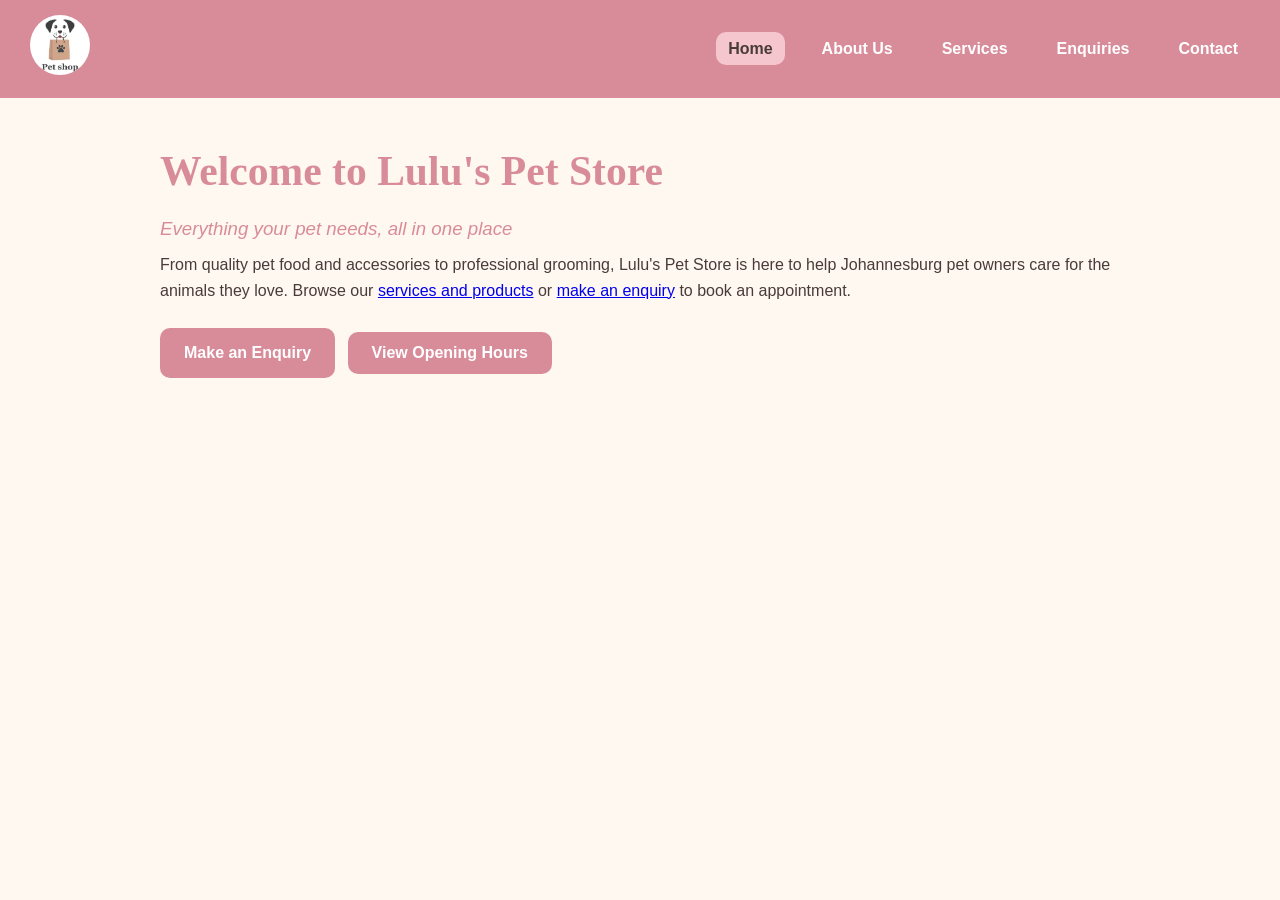
<file: index.html>
<!DOCTYPE html>
<html lang="en">
<head>
    <meta charset="UTF-8">
    <meta http-equiv="refresh" content="0; url=private/index.html">
    <title>Lulu's Pet Store</title>
</head>
<body>
    <p>Redirecting to <a href="private/index.html">Lulu's Pet Store</a>...</p>
</body>
</html>
</file>
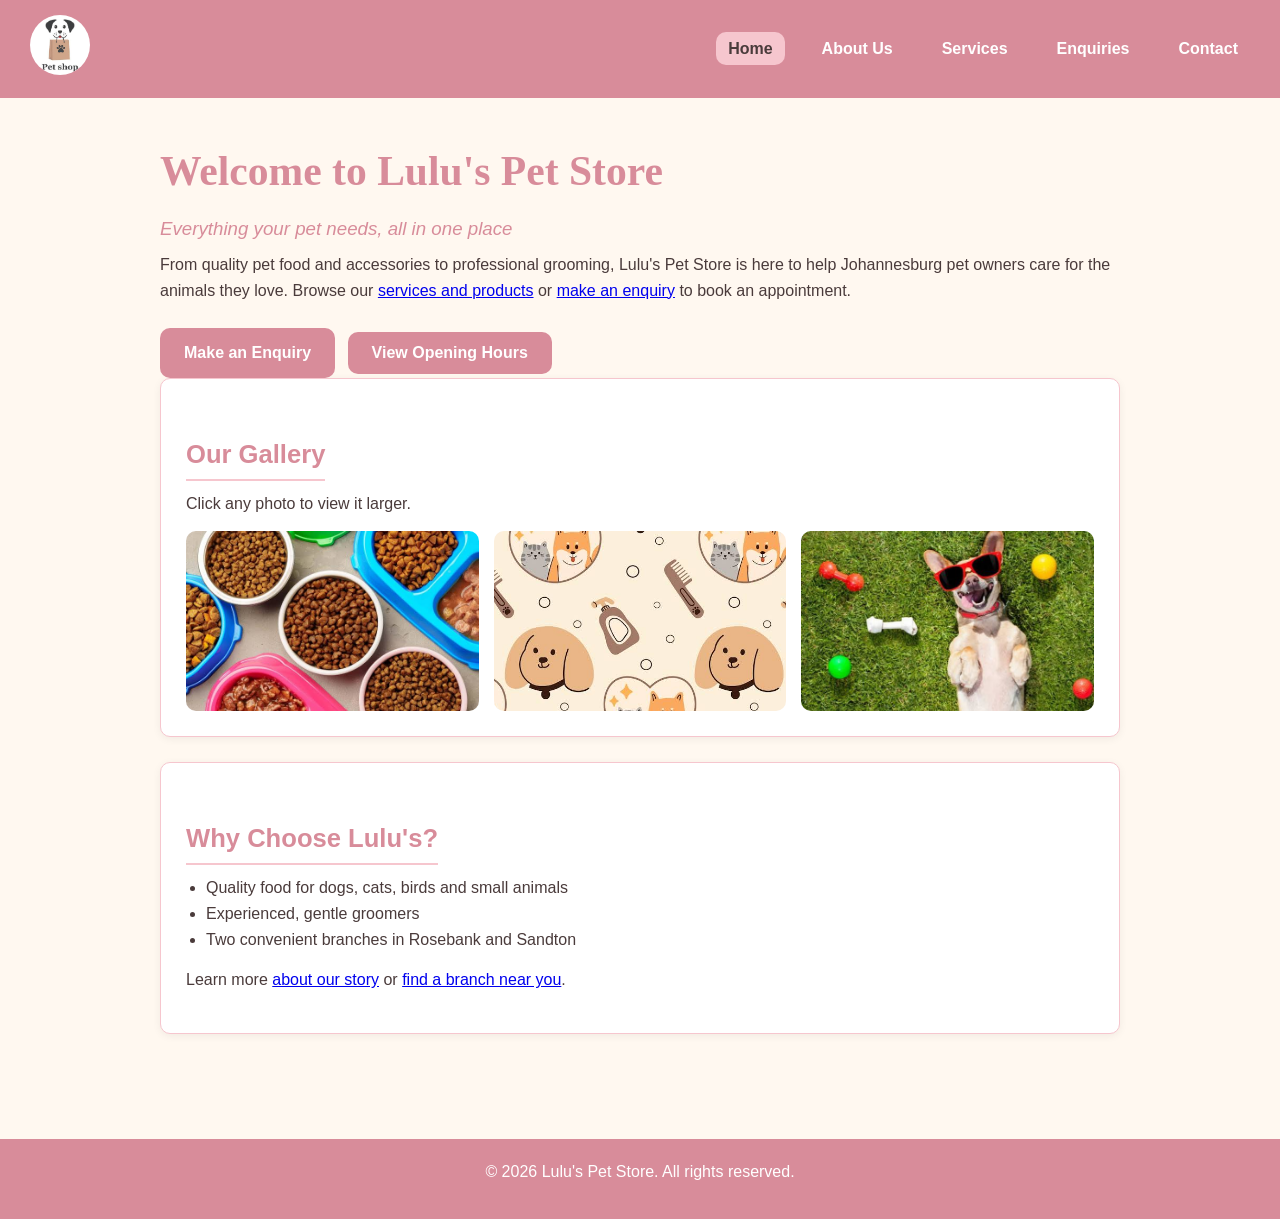
<file: private/index.html>
<!DOCTYPE html>
<html lang="en">
<head>
    <meta charset="UTF-8">
    <meta name="viewport" content="width=device-width, initial-scale=1.0">
    <title>Lulu's Pet Store | Pet Shop in Johannesburg</title>
    <meta name="description" content="Lulu's Pet Store in Johannesburg offers quality pet food, accessories and professional dog grooming. Visit our Rosebank or Sandton branch today.">
    <meta name="keywords" content="pet store Johannesburg, pet shop Rosebank, dog grooming Sandton, pet food, pet accessories">
    <meta name="author" content="Lulu's Pet Store">
    <meta property="og:title" content="Lulu's Pet Store | Pet Shop in Johannesburg">
    <meta property="og:description" content="Quality pet food, accessories and professional grooming in Johannesburg.">
    <meta property="og:type" content="website">
    <link rel="icon" href="../_images/petstorelogo.jpg">
    <link rel="stylesheet" href="../css_assets/style.css">
    <script src="../js/script.js" defer></script>
</head>
<body>

    <header>
        <a href="index.html">
            <img src="../_images/petstorelogo.jpg" alt="Lulu's Pet Store Logo" width="60" height="60">
        </a>
        <nav aria-label="Main navigation">
            <ul>
                <li><a href="index.html" aria-current="page">Home</a></li>
                <li><a href="about.html">About Us</a></li>
                <li><a href="services.html">Services</a></li>
                <li><a href="enquiries.html">Enquiries</a></li>
                <li><a href="contact.html">Contact</a></li>
            </ul>
        </nav>
    </header>

    <main>
        <h1>Welcome to Lulu's Pet Store</h1>
        <h3>Everything your pet needs, all in one place</h3>
        <p>From quality pet food and accessories to professional grooming, Lulu's Pet Store is here to help
        Johannesburg pet owners care for the animals they love. Browse our
        <a href="services.html">services and products</a> or
        <a href="enquiries.html">make an enquiry</a> to book an appointment.</p>

        <a href="enquiries.html" class="cta-button">Make an Enquiry</a>
        <button type="button" class="cta-button" id="openHours">View Opening Hours</button>

        <section class="reveal">
            <h2>Our Gallery</h2>
            <p>Click any photo to view it larger.</p>
            <div class="gallery">
                <img src="../_images/food.jpg" alt="Selection of quality dry and wet pet food" loading="lazy">
                <img src="../_images/grooming.jpg" alt="Dog being professionally groomed" loading="lazy">
                <img src="../_images/pet.jpg" alt="Pet accessories including collars and toys" loading="lazy">
            </div>
        </section>

        <section class="reveal">
            <h2>Why Choose Lulu's?</h2>
            <ul>
                <li>Quality food for dogs, cats, birds and small animals</li>
                <li>Experienced, gentle groomers</li>
                <li>Two convenient branches in Rosebank and Sandton</li>
            </ul>
            <p>Learn more <a href="about.html">about our story</a> or <a href="contact.html">find a branch near you</a>.</p>
        </section>
    </main>

    <div class="modal" id="hoursModal" role="dialog" aria-modal="true" aria-labelledby="hoursTitle">
        <div class="modal-content">
            <button class="modal-close" type="button" aria-label="Close">&times;</button>
            <h3 id="hoursTitle">Opening Hours</h3>
            <p>Monday to Saturday: 08:00 &ndash; 17:00</p>
            <p>Sunday: Closed</p>
        </div>
    </div>

    <footer>
        <p>&copy; <span id="year">2026</span> Lulu's Pet Store. All rights reserved.</p>
    </footer>

</body>
</html>
</file>
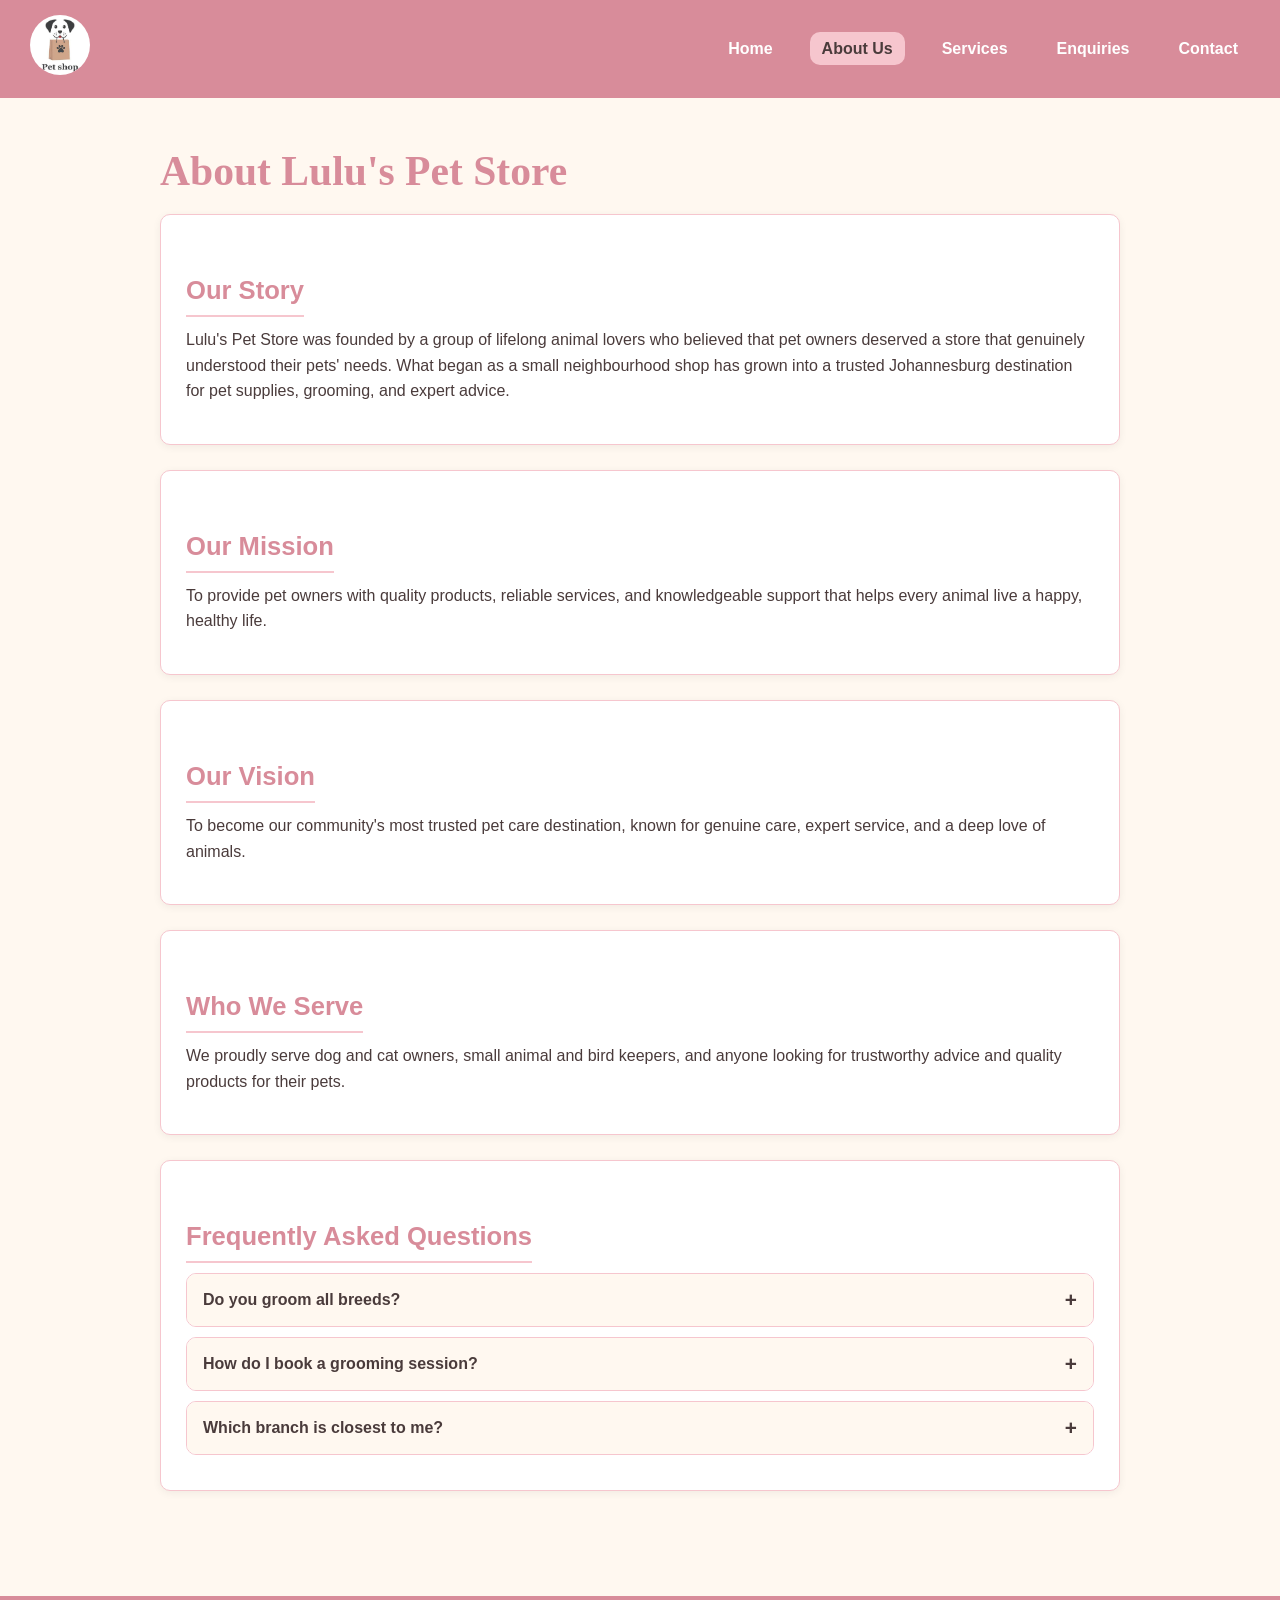
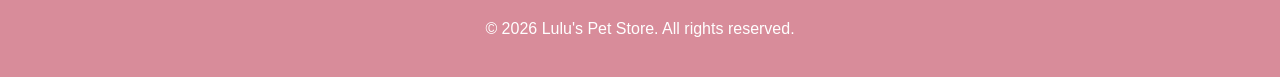
<file: private/about.html>
<!DOCTYPE html>
<html lang="en">
<head>
    <meta charset="UTF-8">
    <meta name="viewport" content="width=device-width, initial-scale=1.0">
    <title>About Us | Lulu's Pet Store Johannesburg</title>
    <meta name="description" content="Learn about Lulu's Pet Store: our story, mission and vision, and answers to common questions about pet food, grooming and bookings in Johannesburg.">
    <meta name="keywords" content="about Lulu's Pet Store, pet shop Johannesburg, pet grooming FAQ">
    <meta name="author" content="Lulu's Pet Store">
    <meta property="og:title" content="About Us | Lulu's Pet Store Johannesburg">
    <meta property="og:description" content="Our story, mission and vision, plus answers to your pet care questions.">
    <meta property="og:type" content="website">
    <link rel="icon" href="../_images/petstorelogo.jpg">
    <link rel="stylesheet" href="../css_assets/style.css">
    <script src="../js/script.js" defer></script>
</head>
<body>

    <header>
        <a href="index.html">
            <img src="../_images/petstorelogo.jpg" alt="Lulu's Pet Store Logo" width="60" height="60">
        </a>
        <nav aria-label="Main navigation">
            <ul>
                <li><a href="index.html">Home</a></li>
                <li><a href="about.html" aria-current="page">About Us</a></li>
                <li><a href="services.html">Services</a></li>
                <li><a href="enquiries.html">Enquiries</a></li>
                <li><a href="contact.html">Contact</a></li>
            </ul>
        </nav>
    </header>

    <main>
        <h1>About Lulu's Pet Store</h1>

        <section class="reveal">
            <h2>Our Story</h2>
            <p>Lulu's Pet Store was founded by a group of lifelong animal lovers who believed that pet owners
            deserved a store that genuinely understood their pets' needs. What began as a small neighbourhood shop
            has grown into a trusted Johannesburg destination for pet supplies, grooming, and expert advice.</p>
        </section>

        <section class="reveal">
            <h2>Our Mission</h2>
            <p>To provide pet owners with quality products, reliable services, and knowledgeable support that helps
            every animal live a happy, healthy life.</p>
        </section>

        <section class="reveal">
            <h2>Our Vision</h2>
            <p>To become our community's most trusted pet care destination, known for genuine care, expert service,
            and a deep love of animals.</p>
        </section>

        <section class="reveal">
            <h2>Who We Serve</h2>
            <p>We proudly serve dog and cat owners, small animal and bird keepers, and anyone looking for
            trustworthy advice and quality products for their pets.</p>
        </section>

        <section class="reveal">
            <h2>Frequently Asked Questions</h2>

            <div class="accordion-item">
                <button class="accordion-btn" type="button" aria-expanded="false">Do you groom all breeds?</button>
                <div class="accordion-panel">
                    <p>Yes. Our groomers are experienced with small, medium and large dog breeds as well as cats.</p>
                </div>
            </div>

            <div class="accordion-item">
                <button class="accordion-btn" type="button" aria-expanded="false">How do I book a grooming session?</button>
                <div class="accordion-panel">
                    <p>Use our <a href="enquiries.html">enquiry form</a> to choose a service and date, and we will confirm your booking.</p>
                </div>
            </div>

            <div class="accordion-item">
                <button class="accordion-btn" type="button" aria-expanded="false">Which branch is closest to me?</button>
                <div class="accordion-panel">
                    <p>We have branches in Rosebank and Sandton. See the <a href="contact.html">contact page</a> for addresses and a map.</p>
                </div>
            </div>
        </section>
    </main>

    <footer>
        <p>&copy; <span id="year">2026</span> Lulu's Pet Store. All rights reserved.</p>
    </footer>

</body>
</html>
</file>
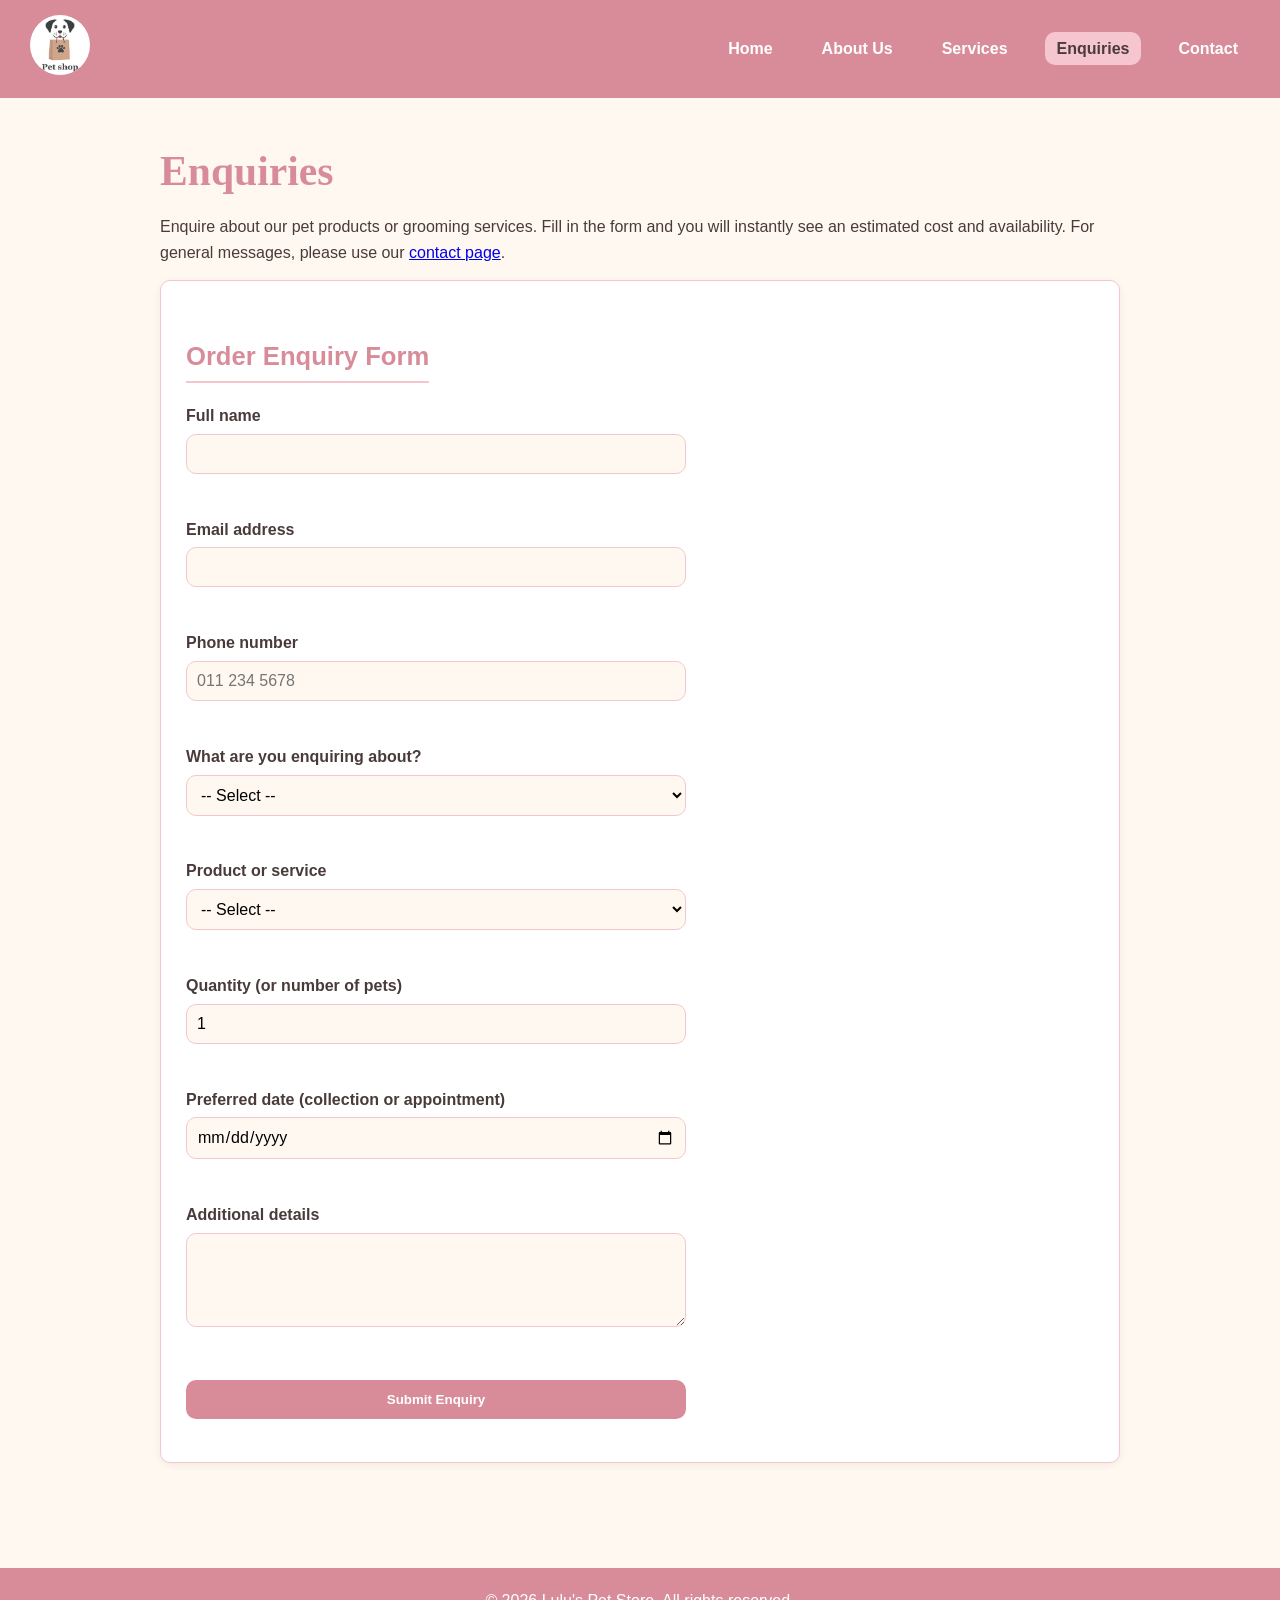
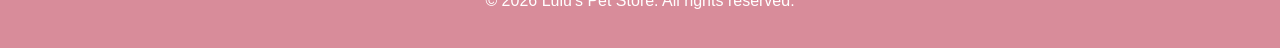
<file: private/enquiries.html>
<!DOCTYPE html>
<html lang="en">
<head>
    <meta charset="UTF-8">
    <meta name="viewport" content="width=device-width, initial-scale=1.0">
    <title>Make an Enquiry | Lulu's Pet Store</title>
    <meta name="description" content="Enquire about pet products or book dog grooming at Lulu's Pet Store in Johannesburg. Get an instant cost estimate and availability.">
    <meta name="keywords" content="pet shop enquiry, book dog grooming Johannesburg, pet product prices">
    <meta name="author" content="Lulu's Pet Store">
    <meta property="og:title" content="Make an Enquiry | Lulu's Pet Store">
    <meta property="og:description" content="Enquire about products or book grooming and get an instant estimate.">
    <meta property="og:type" content="website">
    <link rel="icon" href="../_images/petstorelogo.jpg">
    <link rel="stylesheet" href="../css_assets/style.css">
    <script src="../js/script.js" defer></script>
</head>
<body>

    <header>
        <a href="index.html">
            <img src="../_images/petstorelogo.jpg" alt="Lulu's Pet Store Logo" width="60" height="60">
        </a>
        <nav aria-label="Main navigation">
            <ul>
                <li><a href="index.html">Home</a></li>
                <li><a href="about.html">About Us</a></li>
                <li><a href="services.html">Services</a></li>
                <li><a href="enquiries.html" aria-current="page">Enquiries</a></li>
                <li><a href="contact.html">Contact</a></li>
            </ul>
        </nav>
    </header>

    <main>
        <h1>Enquiries</h1>
        <p>Enquire about our pet products or grooming services. Fill in the form and you will instantly see an
        estimated cost and availability. For general messages, please use our <a href="contact.html">contact page</a>.</p>

        <section>
            <h2>Order Enquiry Form</h2>
            <form id="enquiryForm" novalidate>
                <div class="form-group">
                    <label for="name">Full name</label>
                    <input type="text" id="name" name="name" data-validate="name" autocomplete="name" required>
                    <span class="error" role="alert"></span>
                </div>

                <div class="form-group">
                    <label for="email">Email address</label>
                    <input type="email" id="email" name="email" data-validate="email" autocomplete="email" required>
                    <span class="error" role="alert"></span>
                </div>

                <div class="form-group">
                    <label for="phone">Phone number</label>
                    <input type="tel" id="phone" name="phone" data-validate="phone" placeholder="011 234 5678" autocomplete="tel" required>
                    <span class="error" role="alert"></span>
                </div>

                <div class="form-group">
                    <label for="enquiryType">What are you enquiring about?</label>
                    <select id="enquiryType" name="enquiryType" data-validate="required" required>
                        <option value="">-- Select --</option>
                        <option value="product">Pet product</option>
                        <option value="service">Grooming service</option>
                    </select>
                    <span class="error" role="alert"></span>
                </div>

                <div class="form-group">
                    <label for="item">Product or service</label>
                    <select id="item" name="item" data-validate="required" required>
                        <option value="">-- Select --</option>
                    </select>
                    <span class="error" role="alert"></span>
                </div>

                <div class="form-group">
                    <label for="quantity">Quantity (or number of pets)</label>
                    <input type="number" id="quantity" name="quantity" data-validate="quantity" min="1" max="20" value="1" required>
                    <span class="error" role="alert"></span>
                </div>

                <div class="form-group">
                    <label for="date">Preferred date (collection or appointment)</label>
                    <input type="date" id="date" name="date" data-validate="date" required>
                    <span class="error" role="alert"></span>
                </div>

                <div class="form-group">
                    <label for="message">Additional details</label>
                    <textarea id="message" name="message" rows="4" maxlength="500" data-validate="message" required></textarea>
                    <span class="error" role="alert"></span>
                </div>

                <button type="submit">Submit Enquiry</button>
            </form>

            <div id="enquiryResult" class="result" aria-live="polite"></div>
        </section>
    </main>

    <footer>
        <p>&copy; <span id="year">2026</span> Lulu's Pet Store. All rights reserved.</p>
    </footer>

</body>
</html>
</file>
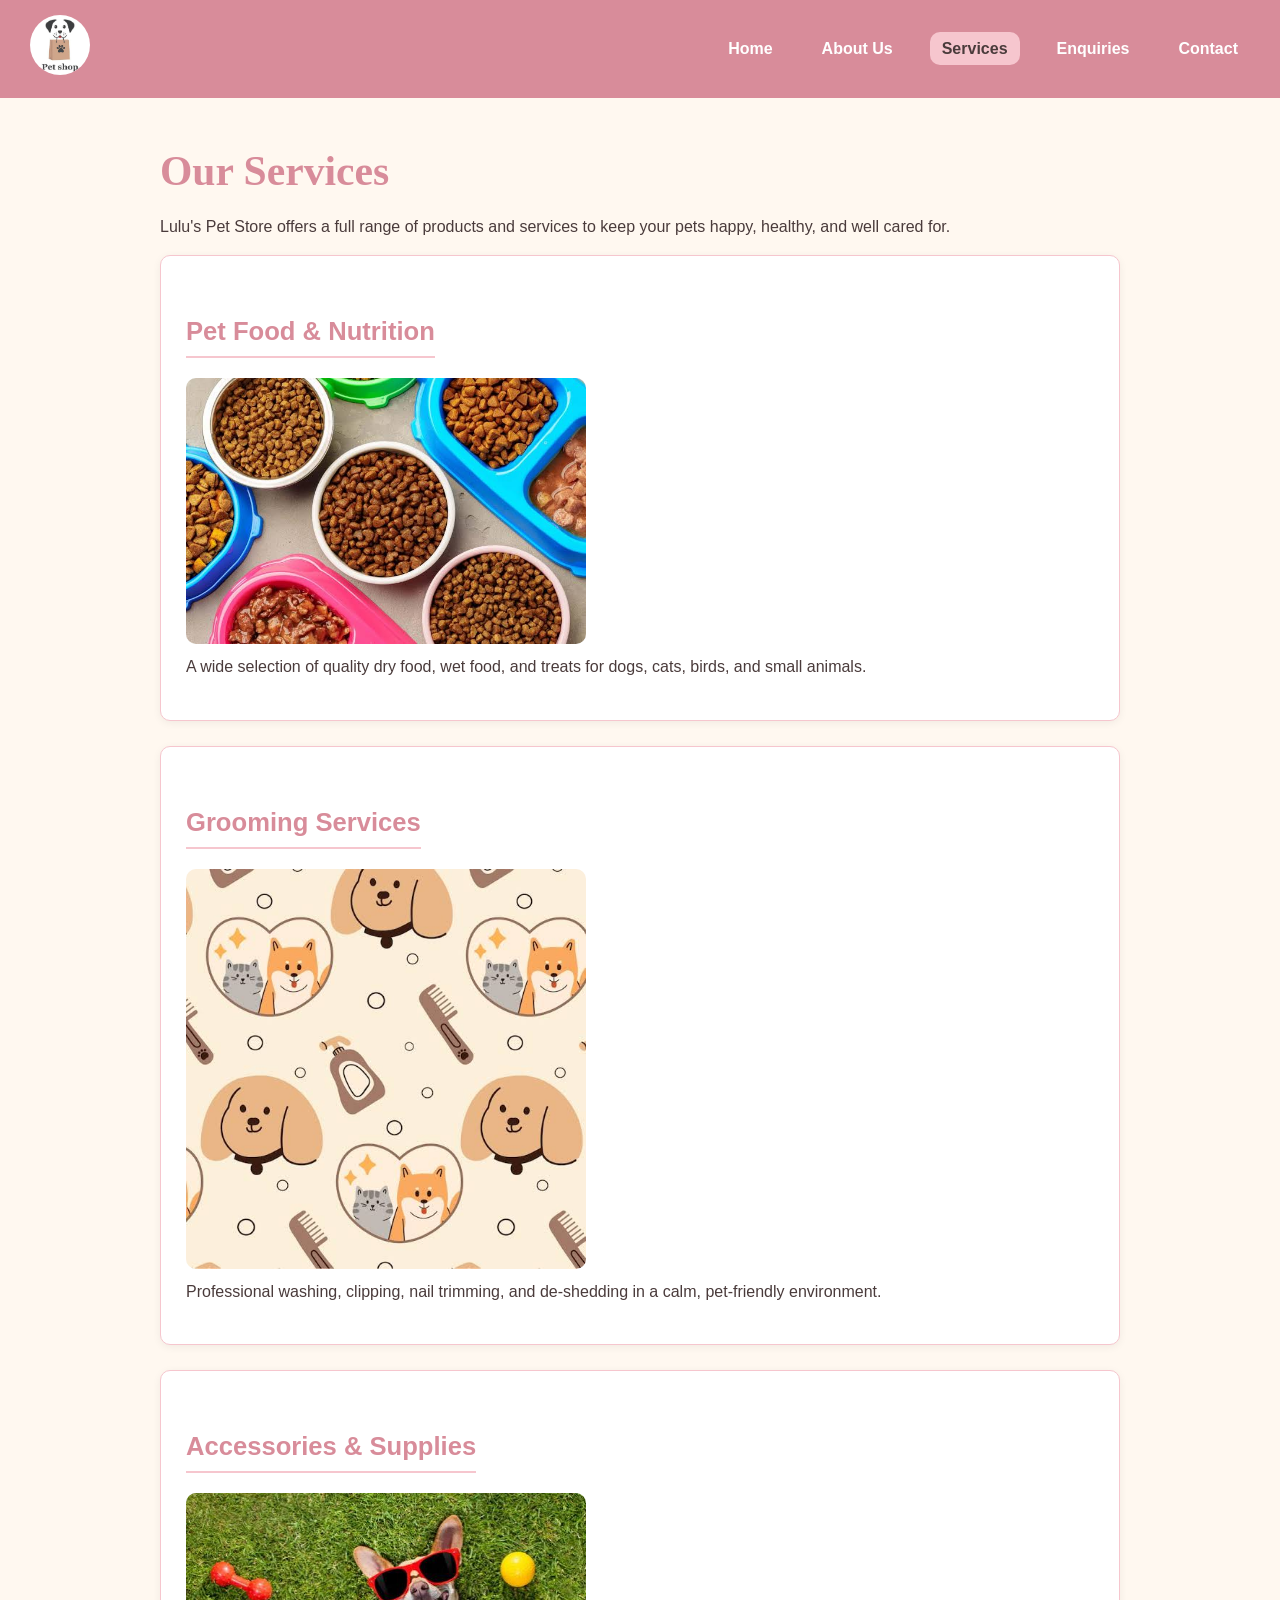
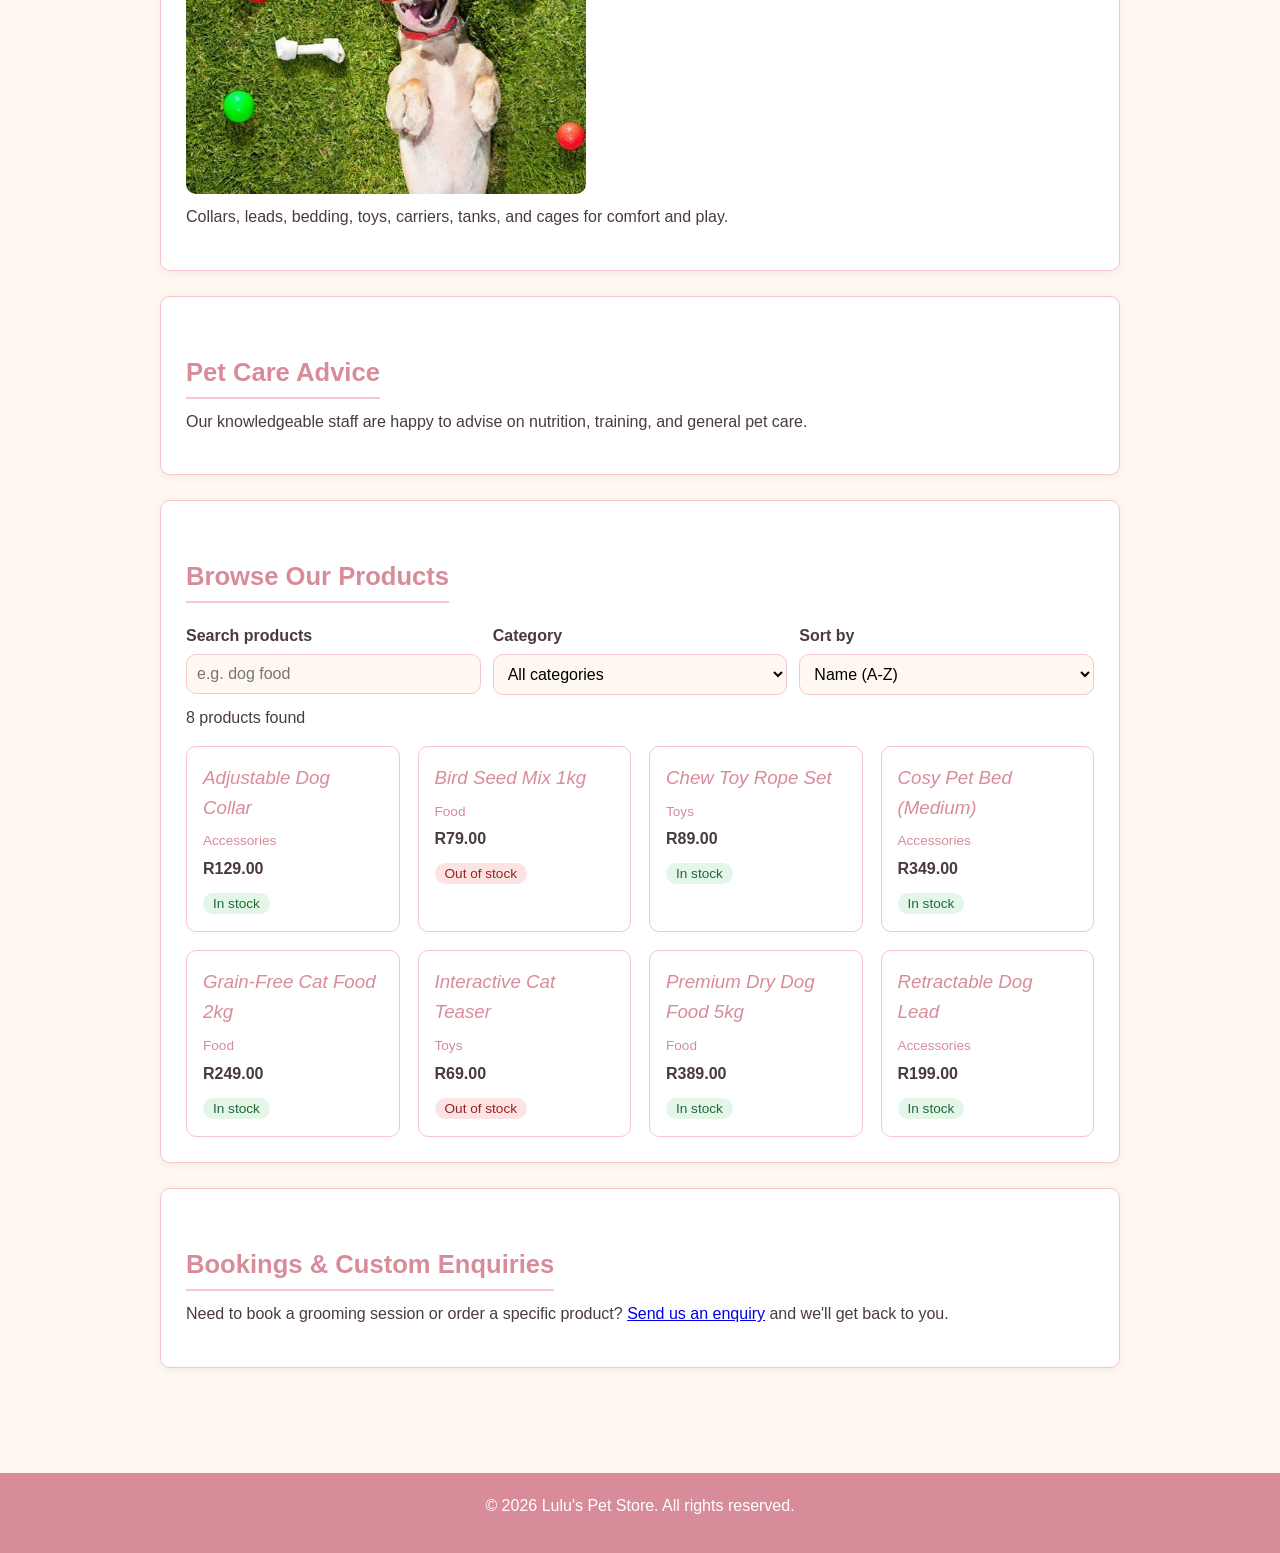
<file: private/services.html>
<!DOCTYPE html>
<html lang="en">
<head>
    <meta charset="UTF-8">
    <meta name="viewport" content="width=device-width, initial-scale=1.0">
    <title>Pet Food, Grooming &amp; Accessories | Lulu's Pet Store</title>
    <meta name="description" content="Browse pet food, dog grooming services and pet accessories at Lulu's Pet Store in Johannesburg. Search and sort our products by category and price.">
    <meta name="keywords" content="pet food Johannesburg, dog grooming Rosebank, pet accessories, dog collars, cat food">
    <meta name="author" content="Lulu's Pet Store">
    <meta property="og:title" content="Pet Food, Grooming &amp; Accessories | Lulu's Pet Store">
    <meta property="og:description" content="Pet food, grooming services and accessories in Johannesburg.">
    <meta property="og:type" content="website">
    <link rel="icon" href="../_images/petstorelogo.jpg">
    <link rel="stylesheet" href="../css_assets/style.css">
    <script src="../js/script.js" defer></script>
</head>
<body>

    <header>
        <a href="index.html">
            <img src="../_images/petstorelogo.jpg" alt="Lulu's Pet Store Logo" width="60" height="60">
        </a>
        <nav aria-label="Main navigation">
            <ul>
                <li><a href="index.html">Home</a></li>
                <li><a href="about.html">About Us</a></li>
                <li><a href="services.html" aria-current="page">Services</a></li>
                <li><a href="enquiries.html">Enquiries</a></li>
                <li><a href="contact.html">Contact</a></li>
            </ul>
        </nav>
    </header>

    <main>
        <h1>Our Services</h1>
        <p>Lulu's Pet Store offers a full range of products and services to keep your pets happy, healthy,
        and well cared for.</p>

        <div class="services-grid">
            <section class="reveal">
                <h2>Pet Food &amp; Nutrition</h2>
                <img src="../_images/food.jpg" alt="Selection of quality dry and wet pet food" loading="lazy">
                <p>A wide selection of quality dry food, wet food, and treats for dogs, cats, birds, and small animals.</p>
            </section>

            <section class="reveal">
                <h2>Grooming Services</h2>
                <img src="../_images/grooming.jpg" alt="Dog being professionally groomed" loading="lazy">
                <p>Professional washing, clipping, nail trimming, and de-shedding in a calm, pet-friendly environment.</p>
            </section>

            <section class="reveal">
                <h2>Accessories &amp; Supplies</h2>
                <img src="../_images/pet.jpg" alt="Pet accessories including collars and toys" loading="lazy">
                <p>Collars, leads, bedding, toys, carriers, tanks, and cages for comfort and play.</p>
            </section>

            <section class="reveal">
                <h2>Pet Care Advice</h2>
                <p>Our knowledgeable staff are happy to advise on nutrition, training, and general pet care.</p>
            </section>
        </div>

        <section>
            <h2>Browse Our Products</h2>

            <div class="product-controls">
                <div class="form-group">
                    <label for="productSearch">Search products</label>
                    <input type="search" id="productSearch" placeholder="e.g. dog food">
                </div>
                <div class="form-group">
                    <label for="productCategory">Category</label>
                    <select id="productCategory">
                        <option value="all">All categories</option>
                        <option value="Food">Food</option>
                        <option value="Accessories">Accessories</option>
                        <option value="Toys">Toys</option>
                    </select>
                </div>
                <div class="form-group">
                    <label for="productSort">Sort by</label>
                    <select id="productSort">
                        <option value="name">Name (A-Z)</option>
                        <option value="price-asc">Price (low to high)</option>
                        <option value="price-desc">Price (high to low)</option>
                    </select>
                </div>
            </div>

            <p id="productCount" aria-live="polite"></p>
            <div id="productGrid"></div>
        </section>

        <section>
            <h2>Bookings &amp; Custom Enquiries</h2>
            <p>Need to book a grooming session or order a specific product?
            <a href="enquiries.html">Send us an enquiry</a> and we'll get back to you.</p>
        </section>
    </main>

    <footer>
        <p>&copy; <span id="year">2026</span> Lulu's Pet Store. All rights reserved.</p>
    </footer>

</body>
</html>
</file>
<file: css_assets/style.css>
/* ==========================
   Jo's Bakery - Styles
   ========================== */

:root {
    --primary-color: #D88C9A;      /* pink */
    --secondary-color: #F6C6CE;    /* light pink */
    --accent-color: #FFF8F0;       /* soft cream */
    --text-dark: #4A3B3B;
    --text-light: #ffffff;
    --border-radius: 10px;
}

* {
    margin: 0;
    padding: 0;
    box-sizing: border-box;
}

body {
    font-family: 'Segoe UI', Arial, sans-serif;
    background-color: var(--accent-color);
    color: var(--text-dark);
    line-height: 1.6;
}

/* ===== Header & Navigation ===== */
header {
    background-color: var(--primary-color);
    display: flex;
    align-items: center;
    justify-content: space-between;
    padding: 15px 30px;
    flex-wrap: wrap;
}

header img {
    height: 60px;
    border-radius: 50%;
}

nav ul {
    list-style: none;
    display: flex;
    gap: 25px;
}

nav ul li a {
    color: var(--text-light);
    text-decoration: none;
    font-weight: 600;
    padding: 8px 12px;
    border-radius: var(--border-radius);
    transition: background-color 0.3s ease;
}

nav ul li a:hover {
    background-color: var(--secondary-color);
    color: var(--text-dark);
}

/* ===== Main Content ===== */
main {
    max-width: 1000px;
    margin: 0 auto;
    padding: 40px 20px;
}

h1 {
    font-family: 'Brush Script MT', cursive;
    color: var(--primary-color);
    font-size: 2.6rem;
    margin-bottom: 10px;
}

h2 {
    color: var(--primary-color);
    font-size: 1.6rem;
    margin-top: 30px;
    margin-bottom: 10px;
    border-bottom: 2px solid var(--secondary-color);
    display: inline-block;
    padding-bottom: 4px;
}

h3 {
    color: var(--primary-color);
    font-weight: 400;
    font-style: italic;
    margin-bottom: 8px;
}

p {
    margin-bottom: 15px;
}

/* ===== Sections ===== */
section {
    background-color: #ffffff;
    padding: 25px;
    margin-bottom: 25px;
    border-radius: var(--border-radius);
    box-shadow: 0 2px 8px rgba(0, 0, 0, 0.06);
    border: 1px solid var(--secondary-color);
}

section img {
    width: 100%;
    max-width: 400px;
    border-radius: var(--border-radius);
    display: block;
    margin: 10px 0;
}

/* ===== CTA Button ===== */
.cta-button {
    display: inline-block;
    background-color: var(--primary-color);
    color: var(--text-light);
    padding: 12px 24px;
    border-radius: var(--border-radius);
    text-decoration: none;
    font-weight: bold;
    margin-top: 10px;
    transition: background-color 0.3s ease;
}

.cta-button:hover {
    background-color: var(--secondary-color);
    color: var(--text-dark);
}

/* ===== Locations (Contact page) ===== */
.location {
    background-color: var(--accent-color);
    padding: 15px;
    border-radius: var(--border-radius);
    margin-bottom: 15px;
    border: 1px solid var(--secondary-color);
}

/* ===== Forms ===== */
form {
    display: flex;
    flex-direction: column;
    max-width: 500px;
}

label {
    font-weight: 600;
    margin-top: 10px;
    color: var(--text-dark);
}

input,
select,
textarea {
    padding: 10px;
    margin-top: 5px;
    border: 1px solid var(--secondary-color);
    border-radius: var(--border-radius);
    font-family: inherit;
    font-size: 1rem;
    background-color: var(--accent-color);
}

textarea {
    resize: vertical;
}

button[type="submit"] {
    margin-top: 20px;
    background-color: var(--primary-color);
    color: var(--text-light);
    border: none;
    padding: 12px;
    border-radius: var(--border-radius);
    font-weight: bold;
    cursor: pointer;
    transition: background-color 0.3s ease;
}

button[type="submit"]:hover {
    background-color: var(--secondary-color);
    color: var(--text-dark);
}

/* ===== Footer ===== */
footer {
    background-color: var(--primary-color);
    color: var(--text-light);
    text-align: center;
    padding: 20px;
    margin-top: 40px;
}

/* ===== Responsive ===== */
@media (max-width: 600px) {
    header {
        flex-direction: column;
        gap: 15px;
    }

    nav ul {
        flex-wrap: wrap;
        justify-content: center;
        gap: 10px;
    }

    main {
        padding: 20px 15px;
    }
}

/* ==========================
   PART 3 ADDITIONS
   ========================== */

.cta-button { margin-right: 8px; }
button.cta-button { border: none; cursor: pointer; font-size: 1rem; }
section ul { padding-left: 20px; margin-bottom: 15px; }
nav ul li a[aria-current="page"] { background-color: var(--secondary-color); color: var(--text-dark); }

/* Scroll reveal animation */
.reveal { opacity: 0; transform: translateY(24px); transition: opacity 0.6s ease, transform 0.6s ease; }
.reveal.visible { opacity: 1; transform: none; }

/* Back to top button */
#backToTop {
    position: fixed; bottom: 20px; right: 20px; width: 44px; height: 44px;
    border: none; border-radius: 50%; background: var(--primary-color); color: var(--text-light);
    font-size: 1.2rem; cursor: pointer; opacity: 0; pointer-events: none;
    transition: opacity 0.3s ease, transform 0.3s ease; z-index: 900;
}
#backToTop.show { opacity: 1; pointer-events: auto; }
#backToTop:hover { transform: translateY(-3px); }

/* Accordion */
.accordion-item { border: 1px solid var(--secondary-color); border-radius: var(--border-radius); margin-bottom: 10px; overflow: hidden; }
.accordion-btn {
    width: 100%; text-align: left; padding: 14px 16px; background: var(--accent-color);
    color: var(--text-dark); border: none; font-size: 1rem; font-weight: 600; cursor: pointer;
    display: flex; justify-content: space-between; align-items: center;
}
.accordion-btn::after { content: '+'; font-size: 1.3rem; }
.accordion-btn[aria-expanded="true"]::after { content: '\2013'; }
.accordion-btn:hover, .accordion-btn:focus { background: var(--secondary-color); }
.accordion-panel { max-height: 0; overflow: hidden; transition: max-height 0.35s ease; padding: 0 16px; }
.accordion-panel p { padding-top: 12px; }

/* Modal */
.modal {
    position: fixed; inset: 0; background: rgba(0, 0, 0, 0.55); display: flex;
    align-items: center; justify-content: center; opacity: 0; visibility: hidden;
    transition: opacity 0.3s ease, visibility 0.3s ease; z-index: 1000;
}
.modal.open { opacity: 1; visibility: visible; }
.modal-content {
    background: #fff; padding: 25px; border-radius: var(--border-radius); max-width: 420px;
    width: 90%; position: relative; transform: scale(0.9); transition: transform 0.3s ease;
}
.modal.open .modal-content { transform: scale(1); }
.modal-close { position: absolute; top: 8px; right: 12px; background: none; border: none; font-size: 1.6rem; cursor: pointer; color: var(--text-dark); }

/* Gallery + lightbox */
.gallery { display: grid; grid-template-columns: repeat(auto-fit, minmax(200px, 1fr)); gap: 15px; }
.gallery img { width: 100%; height: 180px; object-fit: cover; margin: 0; cursor: zoom-in; transition: transform 0.3s ease; }
.gallery img:hover { transform: scale(1.04); }
.lightbox {
    position: fixed; inset: 0; background: rgba(0, 0, 0, 0.85); display: flex;
    align-items: center; justify-content: center; opacity: 0; visibility: hidden;
    transition: opacity 0.3s ease, visibility 0.3s ease; z-index: 1100;
}
.lightbox.open { opacity: 1; visibility: visible; }
.lightbox img { max-width: 85%; max-height: 85%; border-radius: var(--border-radius); }
.lightbox button { position: absolute; background: rgba(255, 255, 255, 0.2); color: #fff; border: none; font-size: 2rem; cursor: pointer; padding: 8px 14px; border-radius: 8px; }
.lb-close { top: 20px; right: 20px; }
.lb-prev { left: 20px; top: 50%; transform: translateY(-50%); }
.lb-next { right: 20px; top: 50%; transform: translateY(-50%); }

/* Dynamic products */
.product-controls { display: flex; gap: 12px; flex-wrap: wrap; margin-bottom: 10px; }
.product-controls .form-group { flex: 1 1 180px; margin-bottom: 0; }
#productGrid { display: grid; grid-template-columns: repeat(auto-fill, minmax(210px, 1fr)); gap: 18px; }
.product-card {
    background: #fff; border: 1px solid var(--secondary-color); border-radius: var(--border-radius);
    padding: 16px; transition: transform 0.3s ease, box-shadow 0.3s ease;
}
.product-card:hover { transform: translateY(-4px); box-shadow: 0 6px 16px rgba(0, 0, 0, 0.12); }
.product-cat { font-size: 0.85rem; color: var(--primary-color); margin-bottom: 4px; }
.product-price { font-weight: 700; margin-bottom: 8px; }
.stock { font-size: 0.85rem; padding: 3px 10px; border-radius: 20px; }
.stock.in { background: #e3f6e8; color: #1e6b36; }
.stock.out { background: #fde4e4; color: #9b2222; }

/* Forms: validation */
.form-group { display: flex; flex-direction: column; margin-bottom: 14px; }
input.invalid, select.invalid, textarea.invalid { border-color: #c0392b; background: #fff5f5; }
.error { color: #c0392b; font-size: 0.85rem; min-height: 1.1em; margin-top: 4px; }
.result { margin-top: 18px; border-radius: var(--border-radius); }
.result.success { background: #e3f6e8; border: 1px solid #9bd3ab; padding: 16px; }
.result.fail { background: #fde4e4; border: 1px solid #e0a3a3; padding: 16px; }

/* Map */
#map { height: 350px; border-radius: var(--border-radius); margin-top: 10px; z-index: 0; }
.map-buttons { display: flex; gap: 10px; flex-wrap: wrap; margin-top: 10px; }

@media (prefers-reduced-motion: reduce) {
    * { animation: none !important; transition: none !important; }
}
</file>
